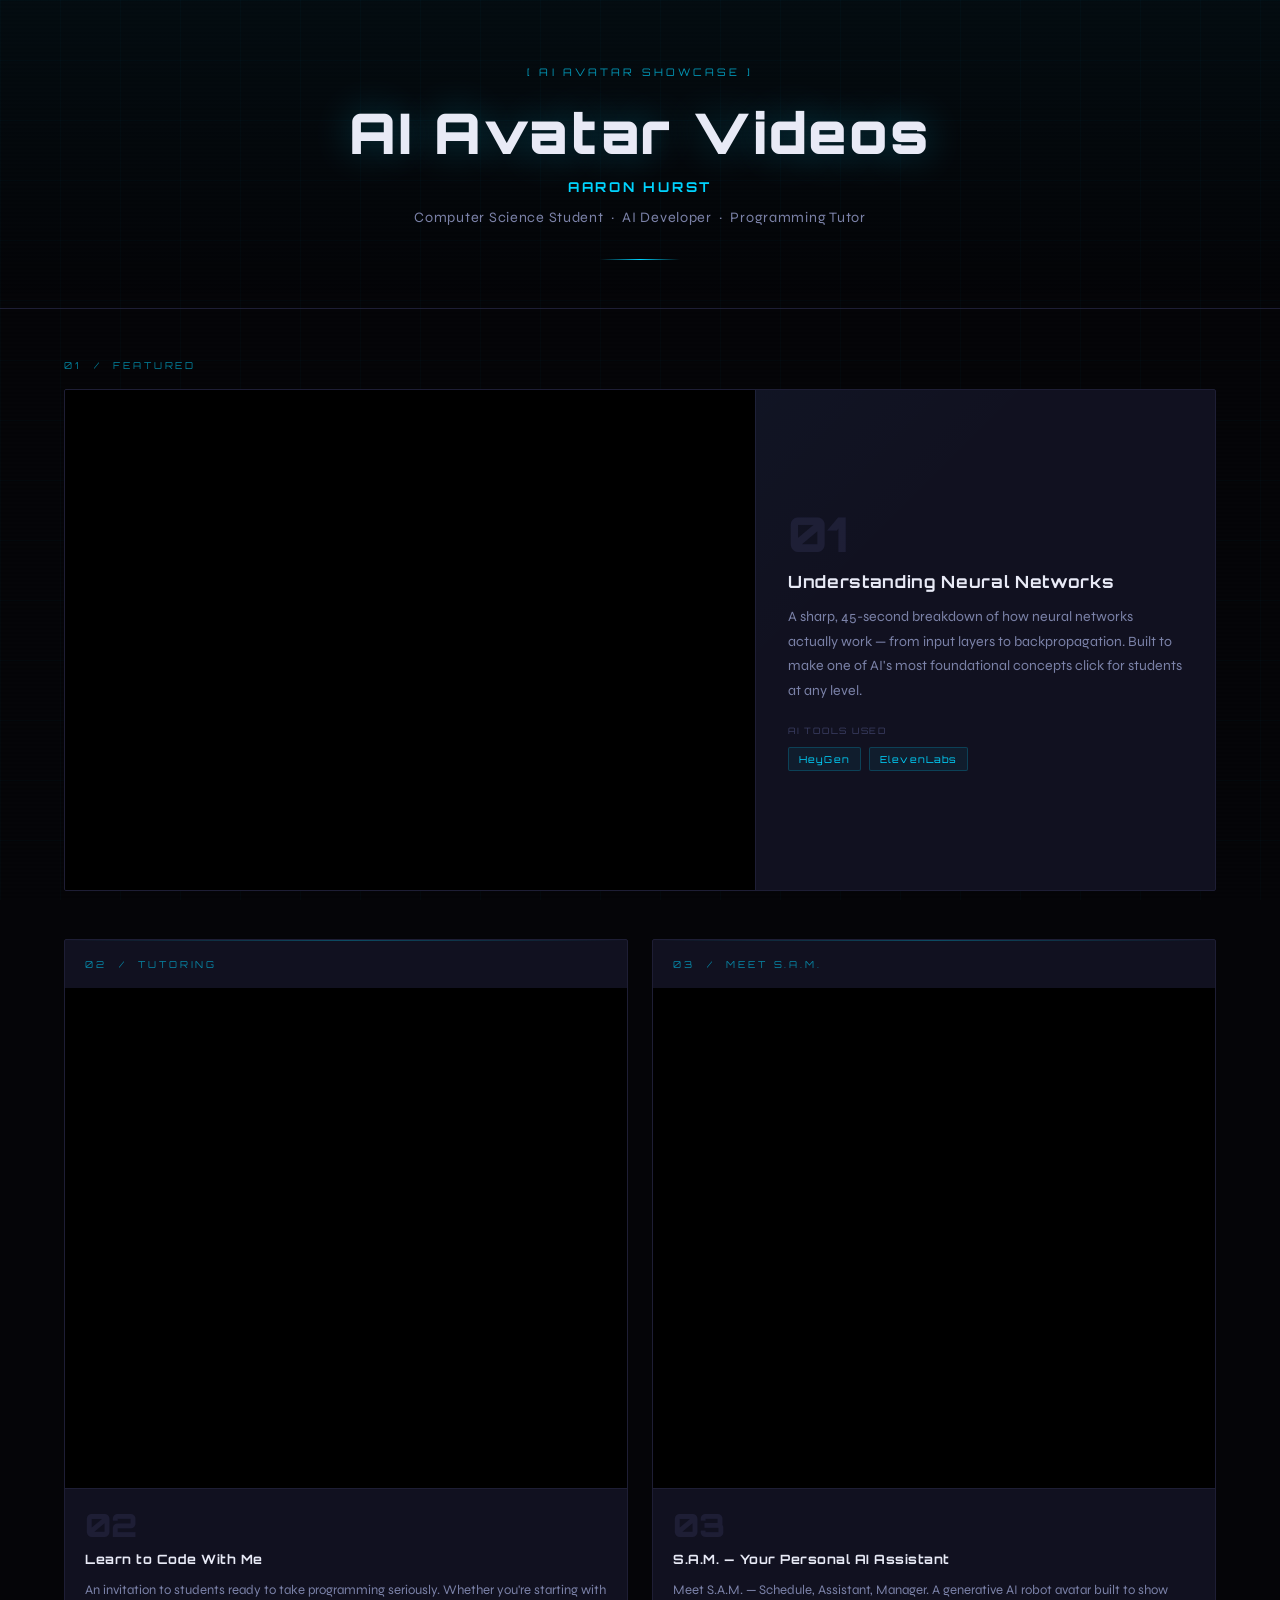
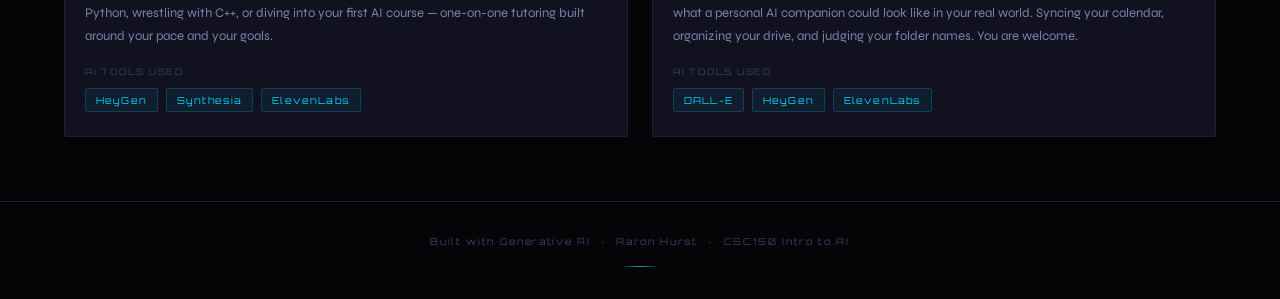
<file: 5_GeneticAlgorithms/ai-avatar-site/index.html>
<!DOCTYPE html>
<html lang="en">
<head>
  <meta charset="UTF-8" />
  <meta name="viewport" content="width=device-width, initial-scale=1.0"/>
  <title>AI Avatar Videos — Aaron Hurst</title>
  <link rel="preconnect" href="https://fonts.googleapis.com">
  <link rel="preconnect" href="https://fonts.gstatic.com" crossorigin>
  <link href="https://fonts.googleapis.com/css2?family=Orbitron:wght@400;700;900&family=Syne:wght@300;400;500&display=swap" rel="stylesheet">
  <link rel="stylesheet" href="styles.css" />
</head>
<body>

  <div class="scanlines"></div>
  <div class="grid-overlay"></div>

  <!-- HEADER -->
  <header>
    <div class="header-inner">
      <div class="header-tag">[ AI AVATAR SHOWCASE ]</div>
      <h1 class="site-title">AI Avatar Videos</h1>
      <p class="site-name">Aaron Hurst</p>
      <!-- ✏️ EDIT YOUR TAGLINE HERE -->
      <p class="site-tagline">Computer Science Student &nbsp;·&nbsp; AI Developer &nbsp;·&nbsp; Programming Tutor</p>
      <div class="header-line"></div>
    </div>
  </header>

  <!-- MAIN CONTENT -->
  <main>

    <!-- HERO VIDEO — Neural Networks -->
    <section class="hero-video-section">
      <div class="video-label">01 &nbsp;/&nbsp; FEATURED</div>
      <div class="hero-card">
        <div class="video-wrapper hero">
          <iframe
            src="https://www.youtube.com/embed/zJAZV6kZj4s"
            title="Understanding Neural Networks"
            frameborder="0"
            allow="accelerometer; autoplay; clipboard-write; encrypted-media; gyroscope; picture-in-picture; web-share"
            allowfullscreen>
          </iframe>
        </div>
        <div class="video-info hero-info">
          <div class="video-number">01</div>
          <h2 class="video-title">Understanding Neural Networks</h2>
          <p class="video-description">A sharp, 45-second breakdown of how neural networks actually work — from input layers to backpropagation. Built to make one of AI's most foundational concepts click for students at any level.</p>
          <div class="tools-row">
            <span class="tool-label">AI TOOLS USED</span>
            <span class="tool-badge">HeyGen</span>
            <span class="tool-badge">ElevenLabs</span>
          </div>
        </div>
      </div>
    </section>

    <!-- SECONDARY VIDEOS -->
    <section class="secondary-section">
      <div class="secondary-grid">

        <!-- VIDEO 2 — Programming Tutors -->
        <div class="video-card">
          <div class="video-label">02 &nbsp;/&nbsp; TUTORING</div>
          <div class="video-wrapper">
            <iframe
              src="https://www.youtube.com/embed/XAb7ihsHYXk"
              title="Learn to Code With Me"
              frameborder="0"
              allow="accelerometer; autoplay; clipboard-write; encrypted-media; gyroscope; picture-in-picture; web-share"
              allowfullscreen>
            </iframe>
          </div>
          <div class="video-info">
            <div class="video-number">02</div>
            <h2 class="video-title">Learn to Code With Me</h2>
            <p class="video-description">An invitation to students ready to take programming seriously. Whether you're starting with Python, wrestling with C++, or diving into your first AI course — one-on-one tutoring built around your pace and your goals.</p>
            <div class="tools-row">
              <span class="tool-label">AI TOOLS USED</span>
              <span class="tool-badge">HeyGen</span>
              <span class="tool-badge">Synthesia</span>
              <span class="tool-badge">ElevenLabs</span>
            </div>
          </div>
        </div>

        <!-- VIDEO 3 — SAM -->
        <div class="video-card">
          <div class="video-label">03 &nbsp;/&nbsp; MEET S.A.M.</div>
          <div class="video-wrapper">
            <iframe
              src="https://www.youtube.com/embed/Zh7dArXT8PE"
              title="Meet S.A.M. — Your Personal AI Assistant"
              frameborder="0"
              allow="accelerometer; autoplay; clipboard-write; encrypted-media; gyroscope; picture-in-picture; web-share"
              allowfullscreen>
            </iframe>
          </div>
          <div class="video-info">
            <div class="video-number">03</div>
            <h2 class="video-title">S.A.M. — Your Personal AI Assistant</h2>
            <p class="video-description">Meet S.A.M. — Schedule, Assistant, Manager. A generative AI robot avatar built to show what a personal AI companion could look like in your real world. Syncing your calendar, organizing your drive, and judging your folder names. You are welcome.</p>
            <div class="tools-row">
              <span class="tool-label">AI TOOLS USED</span>
              <span class="tool-badge">DALL-E</span>
              <span class="tool-badge">HeyGen</span>
              <span class="tool-badge">ElevenLabs</span>
            </div>
          </div>
        </div>

      </div>
    </section>

  </main>

  <!-- FOOTER -->
  <footer>
    <div class="footer-inner">
      <p class="footer-text">Built with Generative AI &nbsp;·&nbsp; Aaron Hurst &nbsp;·&nbsp; CSC150 Intro to AI</p>
      <div class="footer-line"></div>
    </div>
  </footer>

  <script src="script.js"></script>
</body>
</html>
</file>
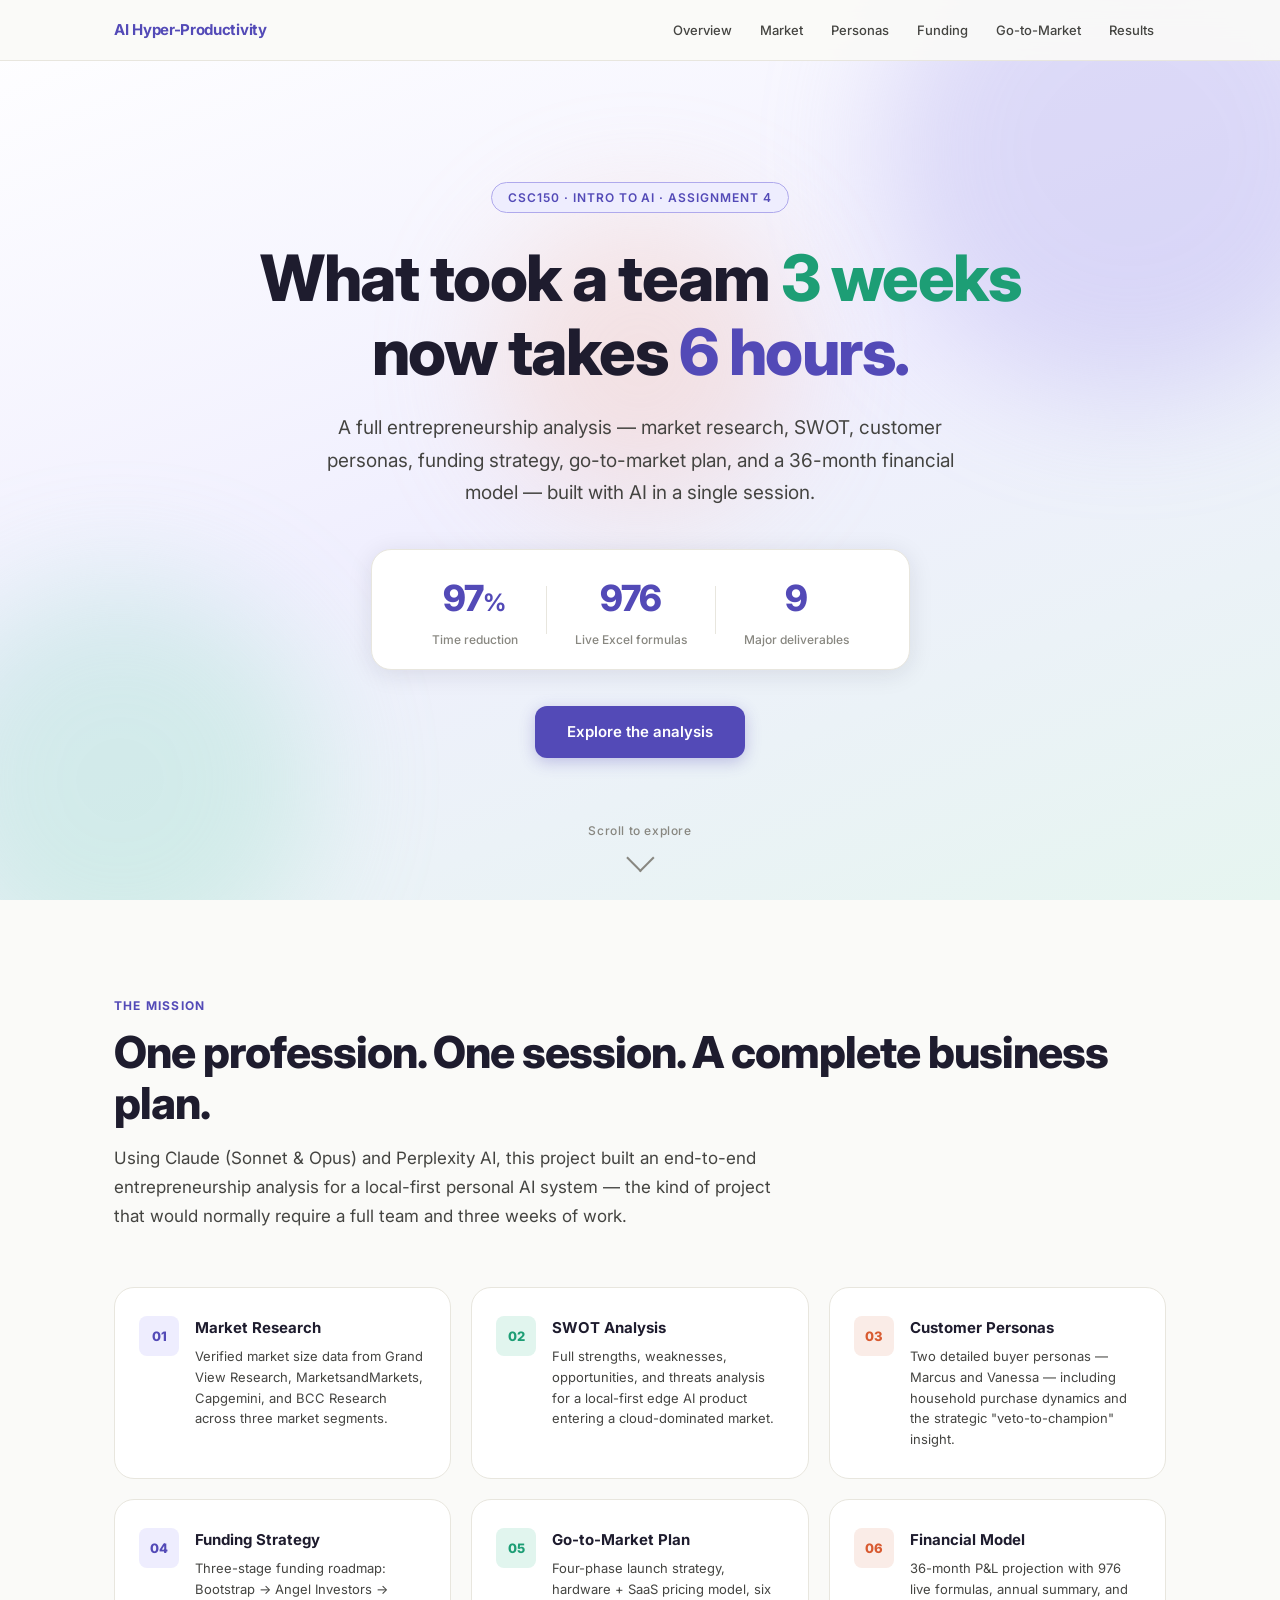
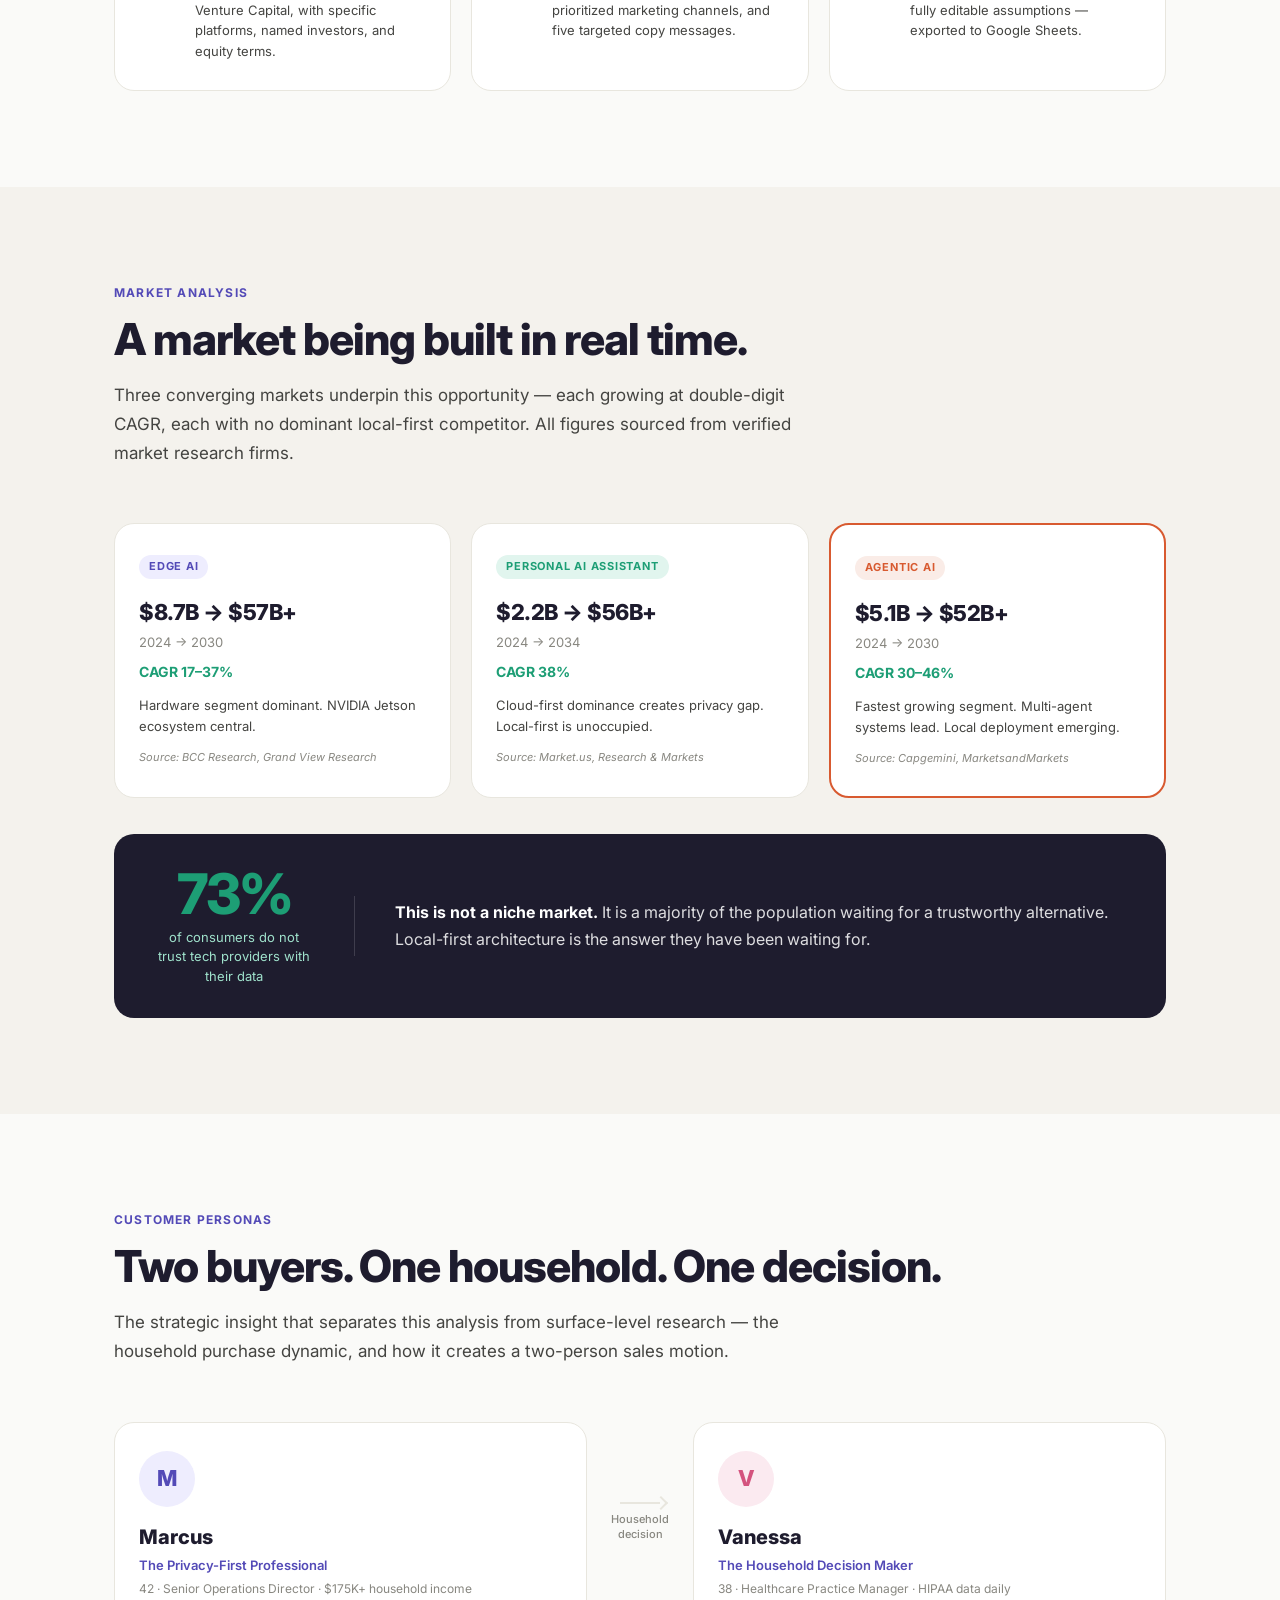
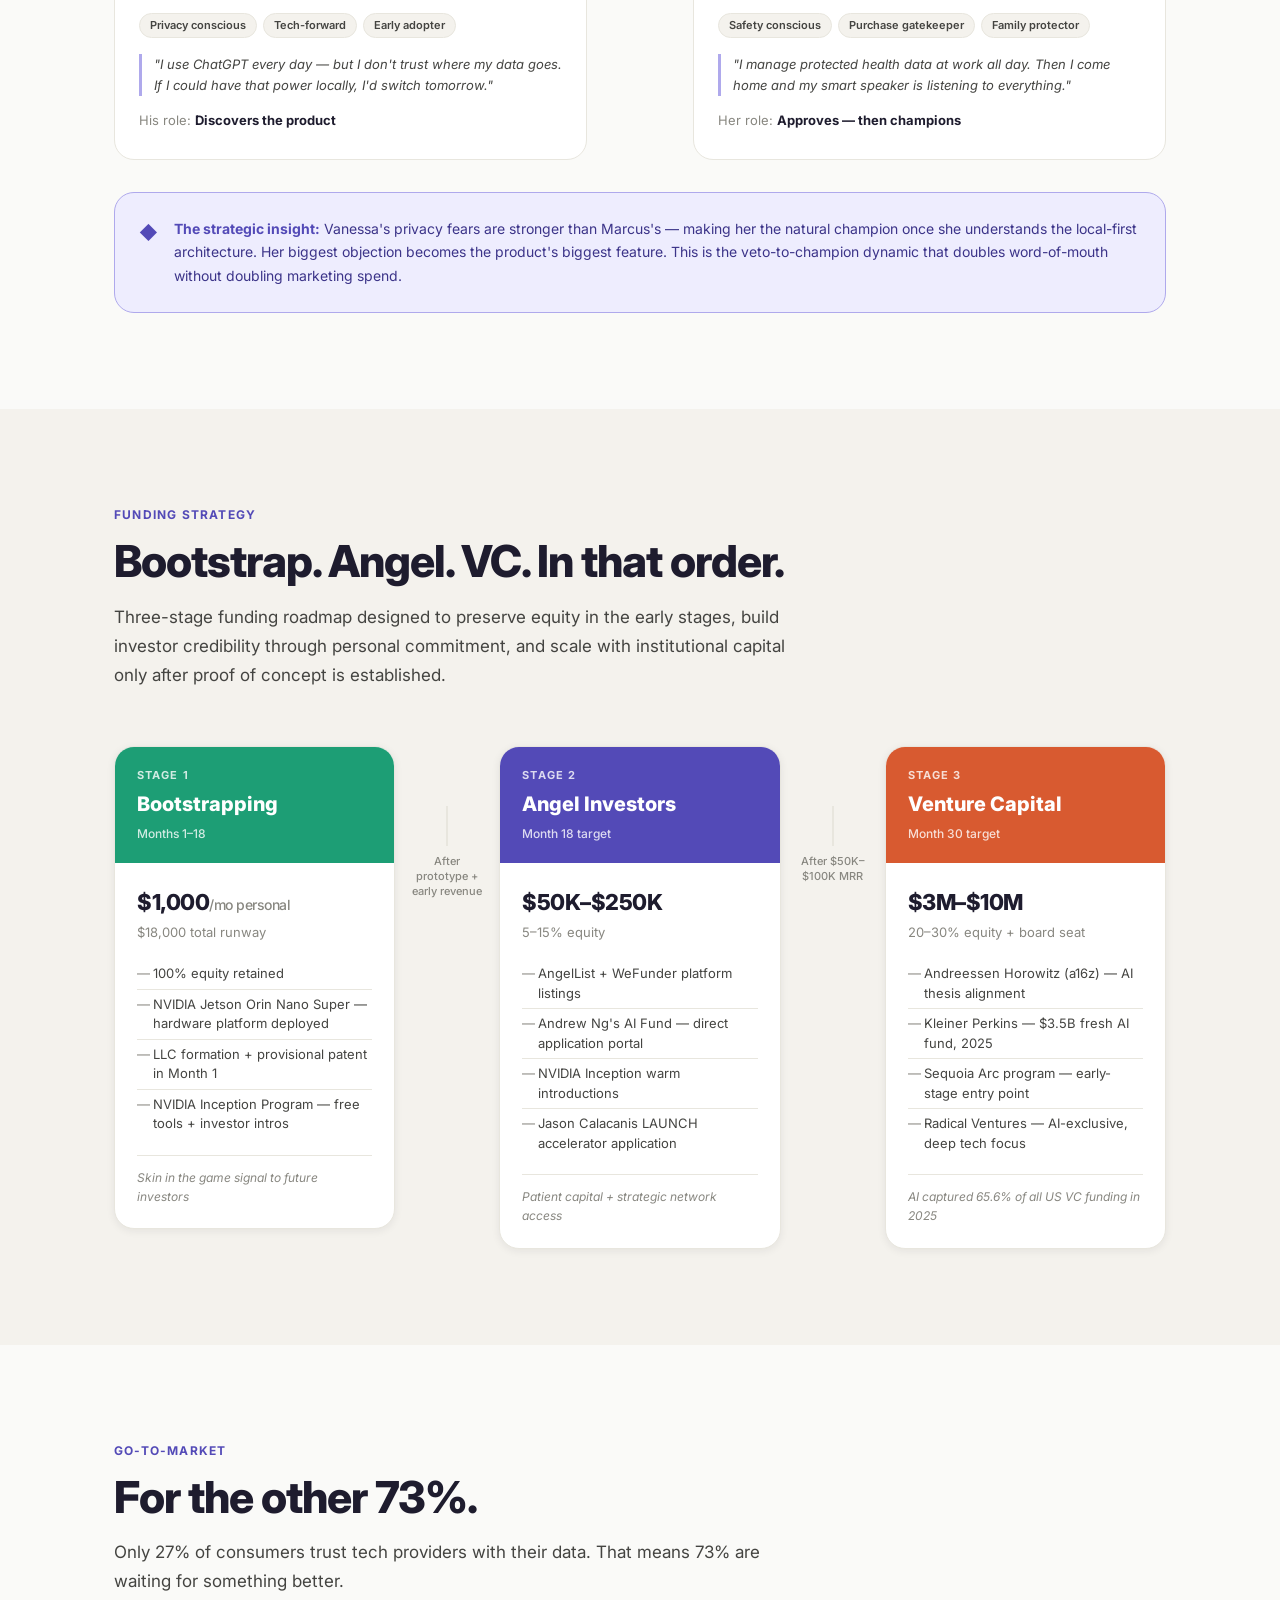
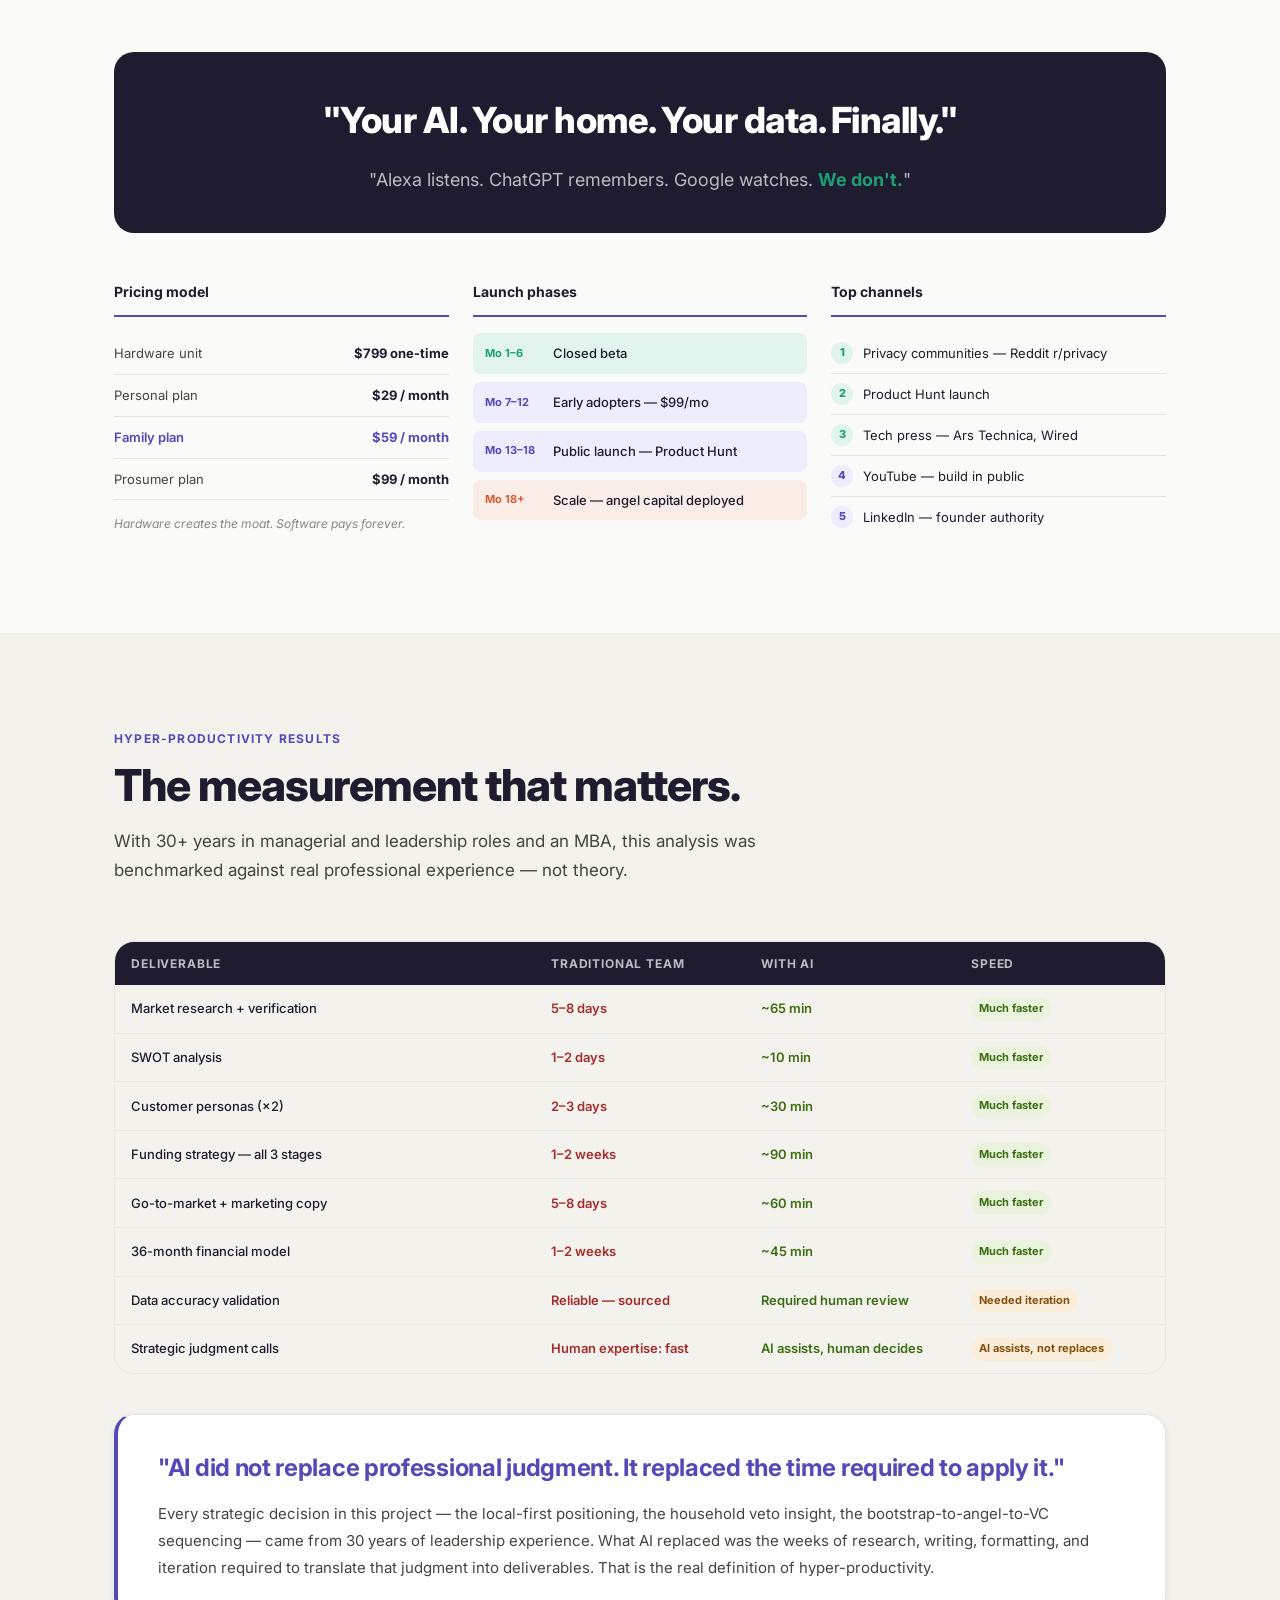
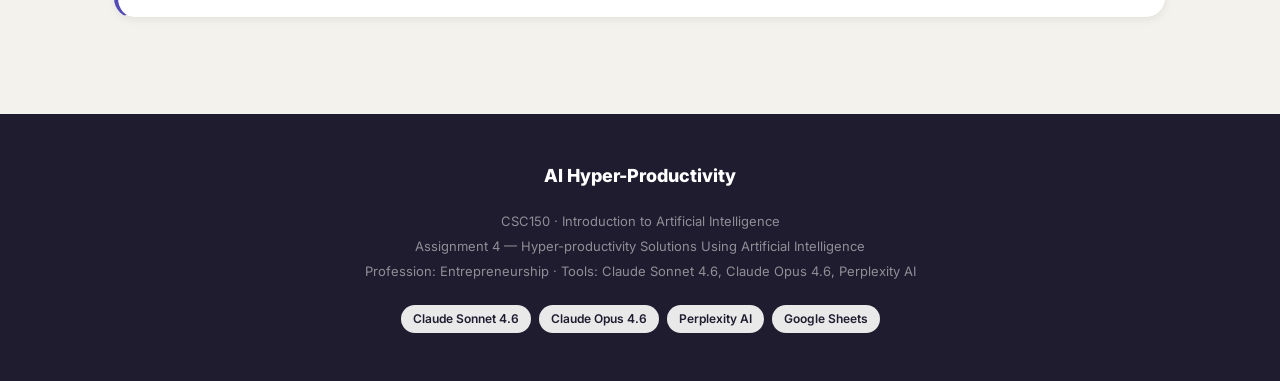
<file: 6_HyperInformationProcessing/hyperproductivity/index.html>
<!DOCTYPE html>
<html lang="en">
<head>
  <meta charset="UTF-8" />
  <meta name="viewport" content="width=device-width, initial-scale=1.0" />
  <title>AI Hyper-Productivity | CSC150 Entrepreneurship Case Study</title>
  <link rel="preconnect" href="https://fonts.googleapis.com" />
  <link href="https://fonts.googleapis.com/css2?family=Inter:wght@400;500;600;700;800&display=swap" rel="stylesheet" />
  <link rel="stylesheet" href="styles.css" />
</head>
<body>

  <!-- NAV -->
  <nav id="navbar">
    <div class="nav-inner">
      <div class="nav-brand">AI Hyper-Productivity</div>
      <ul class="nav-links">
        <li><a href="#overview">Overview</a></li>
        <li><a href="#market">Market</a></li>
        <li><a href="#personas">Personas</a></li>
        <li><a href="#funding">Funding</a></li>
        <li><a href="#gtm">Go-to-Market</a></li>
        <li><a href="#results">Results</a></li>
      </ul>
    </div>
  </nav>

  <!-- HERO -->
  <section id="hero">
    <div class="hero-bg-shapes">
      <div class="shape shape-1"></div>
      <div class="shape shape-2"></div>
      <div class="shape shape-3"></div>
    </div>
    <div class="container hero-content">
      <div class="hero-badge">CSC150 · Intro to AI · Assignment 4</div>
      <h1 class="hero-title">
        What took a team <span class="highlight-teal">3 weeks</span><br/>
        now takes <span class="highlight-purple">6 hours.</span>
      </h1>
      <p class="hero-sub">
        A full entrepreneurship analysis — market research, SWOT, customer personas,
        funding strategy, go-to-market plan, and a 36-month financial model —
        built with AI in a single session.
      </p>
      <div class="hero-stats">
        <div class="hero-stat">
          <span class="hero-stat-val" data-target="97">0</span><span class="hero-stat-unit">%</span>
          <span class="hero-stat-lbl">Time reduction</span>
        </div>
        <div class="hero-stat-divider"></div>
        <div class="hero-stat">
          <span class="hero-stat-val" data-target="976">0</span>
          <span class="hero-stat-lbl">Live Excel formulas</span>
        </div>
        <div class="hero-stat-divider"></div>
        <div class="hero-stat">
          <span class="hero-stat-val" data-target="9">0</span>
          <span class="hero-stat-lbl">Major deliverables</span>
        </div>
      </div>
      <a href="#overview" class="btn-primary">Explore the analysis</a>
    </div>
    <div class="hero-scroll-hint">
      <span>Scroll to explore</span>
      <div class="scroll-arrow"></div>
    </div>
  </section>

  <!-- OVERVIEW -->
  <section id="overview" class="section">
    <div class="container">
      <div class="section-label">The Mission</div>
      <h2 class="section-title">One profession. One session. A complete business plan.</h2>
      <p class="section-desc">
        Using Claude (Sonnet &amp; Opus) and Perplexity AI, this project built an end-to-end
        entrepreneurship analysis for a local-first personal AI system — the kind of project
        that would normally require a full team and three weeks of work.
      </p>

      <div class="deliverables-grid">
        <div class="deliverable-card fade-up">
          <div class="del-icon del-purple">01</div>
          <div class="del-body">
            <h3>Market Research</h3>
            <p>Verified market size data from Grand View Research, MarketsandMarkets, Capgemini, and BCC Research across three market segments.</p>
          </div>
        </div>
        <div class="deliverable-card fade-up">
          <div class="del-icon del-teal">02</div>
          <div class="del-body">
            <h3>SWOT Analysis</h3>
            <p>Full strengths, weaknesses, opportunities, and threats analysis for a local-first edge AI product entering a cloud-dominated market.</p>
          </div>
        </div>
        <div class="deliverable-card fade-up">
          <div class="del-icon del-coral">03</div>
          <div class="del-body">
            <h3>Customer Personas</h3>
            <p>Two detailed buyer personas — Marcus and Vanessa — including household purchase dynamics and the strategic "veto-to-champion" insight.</p>
          </div>
        </div>
        <div class="deliverable-card fade-up">
          <div class="del-icon del-purple">04</div>
          <div class="del-body">
            <h3>Funding Strategy</h3>
            <p>Three-stage funding roadmap: Bootstrap → Angel Investors → Venture Capital, with specific platforms, named investors, and equity terms.</p>
          </div>
        </div>
        <div class="deliverable-card fade-up">
          <div class="del-icon del-teal">05</div>
          <div class="del-body">
            <h3>Go-to-Market Plan</h3>
            <p>Four-phase launch strategy, hardware + SaaS pricing model, six prioritized marketing channels, and five targeted copy messages.</p>
          </div>
        </div>
        <div class="deliverable-card fade-up">
          <div class="del-icon del-coral">06</div>
          <div class="del-body">
            <h3>Financial Model</h3>
            <p>36-month P&amp;L projection with 976 live formulas, annual summary, and fully editable assumptions — exported to Google Sheets.</p>
          </div>
        </div>
      </div>
    </div>
  </section>

  <!-- MARKET -->
  <section id="market" class="section section-alt">
    <div class="container">
      <div class="section-label">Market Analysis</div>
      <h2 class="section-title">A market being built in real time.</h2>
      <p class="section-desc">
        Three converging markets underpin this opportunity — each growing at double-digit CAGR,
        each with no dominant local-first competitor. All figures sourced from verified market research firms.
      </p>

      <div class="market-cards">
        <div class="market-card fade-up">
          <div class="market-tag tag-purple">Edge AI</div>
          <div class="market-size">$8.7B → $57B+</div>
          <div class="market-period">2024 → 2030</div>
          <div class="market-cagr">CAGR 17–37%</div>
          <p class="market-note">Hardware segment dominant. NVIDIA Jetson ecosystem central.</p>
          <div class="market-source">Source: BCC Research, Grand View Research</div>
        </div>
        <div class="market-card fade-up">
          <div class="market-tag tag-teal">Personal AI Assistant</div>
          <div class="market-size">$2.2B → $56B+</div>
          <div class="market-period">2024 → 2034</div>
          <div class="market-cagr">CAGR 38%</div>
          <p class="market-note">Cloud-first dominance creates privacy gap. Local-first is unoccupied.</p>
          <div class="market-source">Source: Market.us, Research &amp; Markets</div>
        </div>
        <div class="market-card market-card-featured fade-up">
          <div class="market-tag tag-coral">Agentic AI</div>
          <div class="market-size">$5.1B → $52B+</div>
          <div class="market-period">2024 → 2030</div>
          <div class="market-cagr">CAGR 30–46%</div>
          <p class="market-note">Fastest growing segment. Multi-agent systems lead. Local deployment emerging.</p>
          <div class="market-source">Source: Capgemini, MarketsandMarkets</div>
        </div>
      </div>

      <div class="privacy-banner fade-up">
        <div class="privacy-stat">
          <span class="p-num">73%</span>
          <span class="p-lbl">of consumers do not trust tech providers with their data</span>
        </div>
        <div class="privacy-divider"></div>
        <div class="privacy-copy">
          <strong>This is not a niche market.</strong> It is a majority of the population waiting for a trustworthy alternative. Local-first architecture is the answer they have been waiting for.
        </div>
      </div>
    </div>
  </section>

  <!-- PERSONAS -->
  <section id="personas" class="section">
    <div class="container">
      <div class="section-label">Customer Personas</div>
      <h2 class="section-title">Two buyers. One household. One decision.</h2>
      <p class="section-desc">
        The strategic insight that separates this analysis from surface-level research —
        the household purchase dynamic, and how it creates a two-person sales motion.
      </p>

      <div class="personas-grid">
        <div class="persona-card fade-up">
          <div class="persona-avatar pa-blue">M</div>
          <div class="persona-info">
            <h3 class="persona-name">Marcus</h3>
            <div class="persona-role">The Privacy-First Professional</div>
            <div class="persona-detail">42 · Senior Operations Director · $175K+ household income</div>
          </div>
          <div class="persona-tags">
            <span class="ptag">Privacy conscious</span>
            <span class="ptag">Tech-forward</span>
            <span class="ptag">Early adopter</span>
          </div>
          <blockquote class="persona-quote">
            "I use ChatGPT every day — but I don't trust where my data goes. If I could have that power locally, I'd switch tomorrow."
          </blockquote>
          <div class="persona-role-label">His role: <strong>Discovers the product</strong></div>
        </div>

        <div class="persona-arrow">
          <div class="arrow-line"></div>
          <div class="arrow-label">Household<br/>decision</div>
        </div>

        <div class="persona-card fade-up">
          <div class="persona-avatar pa-pink">V</div>
          <div class="persona-info">
            <h3 class="persona-name">Vanessa</h3>
            <div class="persona-role">The Household Decision Maker</div>
            <div class="persona-detail">38 · Healthcare Practice Manager · HIPAA data daily</div>
          </div>
          <div class="persona-tags">
            <span class="ptag">Safety conscious</span>
            <span class="ptag">Purchase gatekeeper</span>
            <span class="ptag">Family protector</span>
          </div>
          <blockquote class="persona-quote">
            "I manage protected health data at work all day. Then I come home and my smart speaker is listening to everything."
          </blockquote>
          <div class="persona-role-label">Her role: <strong>Approves — then champions</strong></div>
        </div>
      </div>

      <div class="insight-callout fade-up">
        <div class="ic-icon">&#9670;</div>
        <div class="ic-text">
          <strong>The strategic insight:</strong> Vanessa's privacy fears are stronger than Marcus's — making her the natural champion once she understands the local-first architecture.
          Her biggest objection becomes the product's biggest feature. This is the veto-to-champion dynamic that doubles word-of-mouth without doubling marketing spend.
        </div>
      </div>
    </div>
  </section>

  <!-- FUNDING -->
  <section id="funding" class="section section-alt">
    <div class="container">
      <div class="section-label">Funding Strategy</div>
      <h2 class="section-title">Bootstrap. Angel. VC. In that order.</h2>
      <p class="section-desc">
        Three-stage funding roadmap designed to preserve equity in the early stages,
        build investor credibility through personal commitment, and scale with institutional
        capital only after proof of concept is established.
      </p>

      <div class="funding-timeline">
        <div class="funding-stage fade-up">
          <div class="fs-header fs-green">
            <div class="fs-num">Stage 1</div>
            <div class="fs-title">Bootstrapping</div>
            <div class="fs-timeline">Months 1–18</div>
          </div>
          <div class="fs-body">
            <div class="fs-amount">$1,000<span>/mo personal</span></div>
            <div class="fs-total">$18,000 total runway</div>
            <ul class="fs-list">
              <li>100% equity retained</li>
              <li>NVIDIA Jetson Orin Nano Super — hardware platform deployed</li>
              <li>LLC formation + provisional patent in Month 1</li>
              <li>NVIDIA Inception Program — free tools + investor intros</li>
            </ul>
            <div class="fs-signal">Skin in the game signal to future investors</div>
          </div>
        </div>

        <div class="funding-connector">
          <div class="fc-line"></div>
          <div class="fc-label">After prototype + early revenue</div>
        </div>

        <div class="funding-stage fade-up">
          <div class="fs-header fs-purple">
            <div class="fs-num">Stage 2</div>
            <div class="fs-title">Angel Investors</div>
            <div class="fs-timeline">Month 18 target</div>
          </div>
          <div class="fs-body">
            <div class="fs-amount">$50K–$250K</div>
            <div class="fs-total">5–15% equity</div>
            <ul class="fs-list">
              <li>AngelList + WeFunder platform listings</li>
              <li>Andrew Ng's AI Fund — direct application portal</li>
              <li>NVIDIA Inception warm introductions</li>
              <li>Jason Calacanis LAUNCH accelerator application</li>
            </ul>
            <div class="fs-signal">Patient capital + strategic network access</div>
          </div>
        </div>

        <div class="funding-connector">
          <div class="fc-line"></div>
          <div class="fc-label">After $50K–$100K MRR</div>
        </div>

        <div class="funding-stage fade-up">
          <div class="fs-header fs-coral">
            <div class="fs-num">Stage 3</div>
            <div class="fs-title">Venture Capital</div>
            <div class="fs-timeline">Month 30 target</div>
          </div>
          <div class="fs-body">
            <div class="fs-amount">$3M–$10M</div>
            <div class="fs-total">20–30% equity + board seat</div>
            <ul class="fs-list">
              <li>Andreessen Horowitz (a16z) — AI thesis alignment</li>
              <li>Kleiner Perkins — $3.5B fresh AI fund, 2025</li>
              <li>Sequoia Arc program — early-stage entry point</li>
              <li>Radical Ventures — AI-exclusive, deep tech focus</li>
            </ul>
            <div class="fs-signal">AI captured 65.6% of all US VC funding in 2025</div>
          </div>
        </div>
      </div>
    </div>
  </section>

  <!-- GTM -->
  <section id="gtm" class="section">
    <div class="container">
      <div class="section-label">Go-to-Market</div>
      <h2 class="section-title">For the other 73%.</h2>
      <p class="section-desc">
        Only 27% of consumers trust tech providers with their data.
        That means 73% are waiting for something better.
      </p>

      <div class="copy-showcase fade-up">
        <div class="copy-main">"Your AI. Your home. Your data. Finally."</div>
        <div class="copy-vs">"Alexa listens. ChatGPT remembers. Google watches. <strong>We don't.</strong>"</div>
      </div>

      <div class="gtm-grid">
        <div class="gtm-col">
          <h3 class="gtm-col-title">Pricing model</h3>
          <div class="price-row">
            <span class="price-plan">Hardware unit</span>
            <span class="price-val">$799 one-time</span>
          </div>
          <div class="price-row">
            <span class="price-plan">Personal plan</span>
            <span class="price-val">$29 / month</span>
          </div>
          <div class="price-row price-featured">
            <span class="price-plan">Family plan</span>
            <span class="price-val">$59 / month</span>
          </div>
          <div class="price-row">
            <span class="price-plan">Prosumer plan</span>
            <span class="price-val">$99 / month</span>
          </div>
          <div class="price-note">Hardware creates the moat. Software pays forever.</div>
        </div>

        <div class="gtm-col">
          <h3 class="gtm-col-title">Launch phases</h3>
          <div class="launch-phase lp-green">
            <span class="lp-mo">Mo 1–6</span>
            <span class="lp-label">Closed beta</span>
          </div>
          <div class="launch-phase lp-blue">
            <span class="lp-mo">Mo 7–12</span>
            <span class="lp-label">Early adopters — $99/mo</span>
          </div>
          <div class="launch-phase lp-purple">
            <span class="lp-mo">Mo 13–18</span>
            <span class="lp-label">Public launch — Product Hunt</span>
          </div>
          <div class="launch-phase lp-coral">
            <span class="lp-mo">Mo 18+</span>
            <span class="lp-label">Scale — angel capital deployed</span>
          </div>
        </div>

        <div class="gtm-col">
          <h3 class="gtm-col-title">Top channels</h3>
          <div class="channel-item">
            <span class="ch-rank rank-high">1</span>
            <span class="ch-name">Privacy communities — Reddit r/privacy</span>
          </div>
          <div class="channel-item">
            <span class="ch-rank rank-high">2</span>
            <span class="ch-name">Product Hunt launch</span>
          </div>
          <div class="channel-item">
            <span class="ch-rank rank-high">3</span>
            <span class="ch-name">Tech press — Ars Technica, Wired</span>
          </div>
          <div class="channel-item">
            <span class="ch-rank rank-med">4</span>
            <span class="ch-name">YouTube — build in public</span>
          </div>
          <div class="channel-item">
            <span class="ch-rank rank-med">5</span>
            <span class="ch-name">LinkedIn — founder authority</span>
          </div>
        </div>
      </div>
    </div>
  </section>

  <!-- RESULTS / EVALUATION -->
  <section id="results" class="section section-alt">
    <div class="container">
      <div class="section-label">Hyper-Productivity Results</div>
      <h2 class="section-title">The measurement that matters.</h2>
      <p class="section-desc">
        With 30+ years in managerial and leadership roles and an MBA, this analysis
        was benchmarked against real professional experience — not theory.
      </p>

      <div class="comparison-table fade-up">
        <div class="comp-header">
          <div class="comp-cell comp-label-cell">Deliverable</div>
          <div class="comp-cell comp-trad">Traditional team</div>
          <div class="comp-cell comp-ai">With AI</div>
          <div class="comp-cell comp-speed">Speed</div>
        </div>
        <div class="comp-row">
          <div class="comp-cell comp-label">Market research + verification</div>
          <div class="comp-cell comp-trad-val">5–8 days</div>
          <div class="comp-cell comp-ai-val">~65 min</div>
          <div class="comp-cell"><span class="speed-pill sp-green">Much faster</span></div>
        </div>
        <div class="comp-row comp-alt">
          <div class="comp-cell comp-label">SWOT analysis</div>
          <div class="comp-cell comp-trad-val">1–2 days</div>
          <div class="comp-cell comp-ai-val">~10 min</div>
          <div class="comp-cell"><span class="speed-pill sp-green">Much faster</span></div>
        </div>
        <div class="comp-row">
          <div class="comp-cell comp-label">Customer personas (×2)</div>
          <div class="comp-cell comp-trad-val">2–3 days</div>
          <div class="comp-cell comp-ai-val">~30 min</div>
          <div class="comp-cell"><span class="speed-pill sp-green">Much faster</span></div>
        </div>
        <div class="comp-row comp-alt">
          <div class="comp-cell comp-label">Funding strategy — all 3 stages</div>
          <div class="comp-cell comp-trad-val">1–2 weeks</div>
          <div class="comp-cell comp-ai-val">~90 min</div>
          <div class="comp-cell"><span class="speed-pill sp-green">Much faster</span></div>
        </div>
        <div class="comp-row">
          <div class="comp-cell comp-label">Go-to-market + marketing copy</div>
          <div class="comp-cell comp-trad-val">5–8 days</div>
          <div class="comp-cell comp-ai-val">~60 min</div>
          <div class="comp-cell"><span class="speed-pill sp-green">Much faster</span></div>
        </div>
        <div class="comp-row comp-alt">
          <div class="comp-cell comp-label">36-month financial model</div>
          <div class="comp-cell comp-trad-val">1–2 weeks</div>
          <div class="comp-cell comp-ai-val">~45 min</div>
          <div class="comp-cell"><span class="speed-pill sp-green">Much faster</span></div>
        </div>
        <div class="comp-row">
          <div class="comp-cell comp-label">Data accuracy validation</div>
          <div class="comp-cell comp-trad-val">Reliable — sourced</div>
          <div class="comp-cell comp-ai-val">Required human review</div>
          <div class="comp-cell"><span class="speed-pill sp-amber">Needed iteration</span></div>
        </div>
        <div class="comp-row comp-alt">
          <div class="comp-cell comp-label">Strategic judgment calls</div>
          <div class="comp-cell comp-trad-val">Human expertise: fast</div>
          <div class="comp-cell comp-ai-val">AI assists, human decides</div>
          <div class="comp-cell"><span class="speed-pill sp-amber">AI assists, not replaces</span></div>
        </div>
      </div>

      <div class="verdict-card fade-up">
        <div class="verdict-quote">
          "AI did not replace professional judgment. It replaced the time required to apply it."
        </div>
        <div class="verdict-body">
          Every strategic decision in this project — the local-first positioning, the household veto insight,
          the bootstrap-to-angel-to-VC sequencing — came from 30 years of leadership experience.
          What AI replaced was the weeks of research, writing, formatting, and iteration required
          to translate that judgment into deliverables. That is the real definition of hyper-productivity.
        </div>
      </div>
    </div>
  </section>

  <!-- FOOTER -->
  <footer id="footer">
    <div class="container footer-inner">
      <div class="footer-brand">AI Hyper-Productivity</div>
      <div class="footer-meta">
        <p>CSC150 · Introduction to Artificial Intelligence</p>
        <p>Assignment 4 — Hyper-productivity Solutions Using Artificial Intelligence</p>
        <p>Profession: Entrepreneurship · Tools: Claude Sonnet 4.6, Claude Opus 4.6, Perplexity AI</p>
      </div>
      <div class="footer-tools">
        <span class="tool-badge">Claude Sonnet 4.6</span>
        <span class="tool-badge">Claude Opus 4.6</span>
        <span class="tool-badge">Perplexity AI</span>
        <span class="tool-badge">Google Sheets</span>
      </div>
    </div>
  </footer>

  <script src="script.js"></script>
</body>
</html>
</file>
<file: 5_GeneticAlgorithms/ai-avatar-site/styles.css>
/* ============================================================
   AI AVATAR VIDEOS — Aaron Hurst
   Dark Tech Theme · Blue/Cyan Accents · Orbitron + Syne
   ============================================================ */

:root {
  --black:        #050508;
  --black-2:      #0a0a12;
  --black-3:      #0f0f1a;
  --panel:        #111120;
  --panel-border: #1e1e35;
  --cyan:         #00d4ff;
  --cyan-dim:     #00a8cc;
  --cyan-glow:    rgba(0, 212, 255, 0.15);
  --cyan-subtle:  rgba(0, 212, 255, 0.06);
  --blue:         #0066ff;
  --blue-dim:     rgba(0, 102, 255, 0.12);
  --text-primary: #e8eaf6;
  --text-secondary: #7b82a8;
  --text-muted:   #3d4166;
  --font-display: 'Orbitron', monospace;
  --font-body:    'Syne', sans-serif;
}

*, *::before, *::after { box-sizing: border-box; margin: 0; padding: 0; }

html { scroll-behavior: smooth; }

body {
  background-color: var(--black);
  color: var(--text-primary);
  font-family: var(--font-body);
  font-size: 16px;
  line-height: 1.7;
  min-height: 100vh;
  overflow-x: hidden;
  position: relative;
}

/* ── ATMOSPHERE EFFECTS ── */

.scanlines {
  position: fixed;
  inset: 0;
  background: repeating-linear-gradient(
    0deg,
    transparent,
    transparent 2px,
    rgba(0, 0, 0, 0.08) 2px,
    rgba(0, 0, 0, 0.08) 4px
  );
  pointer-events: none;
  z-index: 0;
}

.grid-overlay {
  position: fixed;
  inset: 0;
  background-image:
    linear-gradient(rgba(0, 212, 255, 0.025) 1px, transparent 1px),
    linear-gradient(90deg, rgba(0, 212, 255, 0.025) 1px, transparent 1px);
  background-size: 60px 60px;
  pointer-events: none;
  z-index: 0;
}

/* ── HEADER ── */

header {
  position: relative;
  z-index: 10;
  padding: 4rem 2rem 3rem;
  text-align: center;
  border-bottom: 1px solid var(--panel-border);
  background: linear-gradient(180deg, rgba(0,212,255,0.04) 0%, transparent 100%);
}

.header-inner { max-width: 860px; margin: 0 auto; }

.header-tag {
  font-family: var(--font-display);
  font-size: 0.65rem;
  letter-spacing: 0.3em;
  color: var(--cyan);
  margin-bottom: 1.25rem;
  opacity: 0.7;
}

.site-title {
  font-family: var(--font-display);
  font-size: clamp(2rem, 6vw, 3.5rem);
  font-weight: 900;
  letter-spacing: 0.05em;
  color: var(--text-primary);
  text-shadow: 0 0 40px rgba(0, 212, 255, 0.3);
  line-height: 1.1;
  margin-bottom: 0.75rem;
}

.site-title span {
  color: var(--cyan);
}

.site-name {
  font-family: var(--font-display);
  font-size: 0.85rem;
  font-weight: 700;
  letter-spacing: 0.2em;
  color: var(--cyan);
  margin-bottom: 0.5rem;
  text-transform: uppercase;
}

.site-tagline {
  font-family: var(--font-body);
  font-size: 0.9rem;
  color: var(--text-secondary);
  letter-spacing: 0.05em;
  font-weight: 300;
}

.header-line {
  width: 80px;
  height: 1px;
  background: linear-gradient(90deg, transparent, var(--cyan), transparent);
  margin: 1.75rem auto 0;
}

/* ── MAIN LAYOUT ── */

main {
  position: relative;
  z-index: 10;
  max-width: 1200px;
  margin: 0 auto;
  padding: 3rem 1.5rem 4rem;
}

/* ── VIDEO LABEL ── */

.video-label {
  font-family: var(--font-display);
  font-size: 0.6rem;
  letter-spacing: 0.3em;
  color: var(--cyan);
  margin-bottom: 1rem;
  opacity: 0.6;
}

/* ── HERO SECTION ── */

.hero-video-section {
  margin-bottom: 3rem;
}

.hero-card {
  display: grid;
  grid-template-columns: 1fr;
  gap: 0;
  background: var(--panel);
  border: 1px solid var(--panel-border);
  border-radius: 2px;
  overflow: hidden;
  position: relative;
  transition: border-color 0.3s ease;
}

.hero-card::before {
  content: '';
  position: absolute;
  inset: 0;
  border-radius: 2px;
  background: linear-gradient(135deg, var(--cyan-subtle), transparent 60%);
  pointer-events: none;
}

.hero-card:hover {
  border-color: rgba(0, 212, 255, 0.35);
}

@media (min-width: 800px) {
  .hero-card {
    grid-template-columns: 1.5fr 1fr;
  }
}

/* ── VIDEO WRAPPER & PLAYER ── */

.video-wrapper {
  position: relative;
  background: #000;
  aspect-ratio: 9 / 16;
  max-height: 500px;
  width: 100%;
  overflow: hidden;
}

.video-wrapper.hero {
  aspect-ratio: 9 / 16;
  max-height: 500px;
}

.video-wrapper iframe {
  position: absolute;
  inset: 0;
  width: 100%;
  height: 100%;
  border: none;
  display: block;
}

/* ── VIDEO INFO PANEL ── */

.video-info {
  padding: 2rem 1.75rem;
  display: flex;
  flex-direction: column;
  justify-content: center;
  gap: 0.75rem;
  border-top: 1px solid var(--panel-border);
}

@media (min-width: 800px) {
  .video-info {
    border-top: none;
    border-left: 1px solid var(--panel-border);
  }
}

.hero-info {
  padding: 2.25rem 2rem;
}

.video-number {
  font-family: var(--font-display);
  font-size: 3rem;
  font-weight: 900;
  color: var(--panel-border);
  line-height: 1;
  letter-spacing: -0.02em;
}

.video-title {
  font-family: var(--font-display);
  font-size: clamp(0.85rem, 2vw, 1.05rem);
  font-weight: 700;
  letter-spacing: 0.04em;
  color: var(--text-primary);
  line-height: 1.4;
}

.video-description {
  font-family: var(--font-body);
  font-size: 0.88rem;
  color: var(--text-secondary);
  line-height: 1.75;
  font-weight: 300;
}

/* ── TOOL BADGES ── */

.tools-row {
  display: flex;
  flex-wrap: wrap;
  align-items: center;
  gap: 0.5rem;
  margin-top: 0.5rem;
}

.tool-label {
  font-family: var(--font-display);
  font-size: 0.55rem;
  letter-spacing: 0.2em;
  color: var(--text-muted);
  width: 100%;
}

.tool-badge {
  font-family: var(--font-display);
  font-size: 0.6rem;
  letter-spacing: 0.12em;
  color: var(--cyan);
  background: var(--cyan-subtle);
  border: 1px solid rgba(0, 212, 255, 0.2);
  border-radius: 2px;
  padding: 3px 10px;
  transition: all 0.2s ease;
}

.tool-badge:hover {
  background: rgba(0, 212, 255, 0.12);
  border-color: rgba(0, 212, 255, 0.4);
}

/* ── SECONDARY GRID ── */

.secondary-section { }

.secondary-grid {
  display: grid;
  grid-template-columns: 1fr;
  gap: 1.5rem;
}

@media (min-width: 700px) {
  .secondary-grid {
    grid-template-columns: 1fr 1fr;
  }
}

.video-card {
  background: var(--panel);
  border: 1px solid var(--panel-border);
  border-radius: 2px;
  overflow: hidden;
  transition: border-color 0.3s ease, transform 0.3s ease;
  position: relative;
}

.video-card::before {
  content: '';
  position: absolute;
  top: 0; left: 0; right: 0;
  height: 1px;
  background: linear-gradient(90deg, transparent, rgba(0,212,255,0.3), transparent);
  pointer-events: none;
}

.video-card:hover {
  border-color: rgba(0, 212, 255, 0.3);
  transform: translateY(-2px);
}

.video-card .video-label {
  padding: 1rem 1.25rem 0;
}

.video-card .video-info {
  border-top: 1px solid var(--panel-border);
  border-left: none;
  padding: 1.25rem 1.25rem 1.5rem;
  gap: 0.6rem;
}

.video-card .video-number {
  font-size: 2rem;
}

.video-card .video-title {
  font-size: 0.8rem;
}

.video-card .video-description {
  font-size: 0.82rem;
}

/* ── FOOTER ── */

footer {
  position: relative;
  z-index: 10;
  text-align: center;
  padding: 2rem;
  border-top: 1px solid var(--panel-border);
}

.footer-line {
  width: 40px;
  height: 1px;
  background: linear-gradient(90deg, transparent, var(--cyan-dim), transparent);
  margin: 1rem auto 0;
}

.footer-text {
  font-family: var(--font-display);
  font-size: 0.58rem;
  letter-spacing: 0.18em;
  color: var(--text-muted);
}

/* ── SCROLLBAR ── */

::-webkit-scrollbar { width: 6px; }
::-webkit-scrollbar-track { background: var(--black); }
::-webkit-scrollbar-thumb { background: var(--panel-border); border-radius: 3px; }
::-webkit-scrollbar-thumb:hover { background: var(--cyan-dim); }

/* ── PAGE LOAD ANIMATION ── */

@keyframes fadeUp {
  from { opacity: 0; transform: translateY(24px); }
  to   { opacity: 1; transform: translateY(0); }
}

header        { animation: fadeUp 0.7s ease both; }
.hero-video-section { animation: fadeUp 0.7s ease 0.15s both; }
.video-card:nth-child(1) { animation: fadeUp 0.7s ease 0.25s both; }
.video-card:nth-child(2) { animation: fadeUp 0.7s ease 0.35s both; }
</file>
<file: 6_HyperInformationProcessing/hyperproductivity/styles.css>
/* ── RESET & BASE ── */
*, *::before, *::after { box-sizing: border-box; margin: 0; padding: 0; }

:root {
  --purple:      #534AB7;
  --purple-light:#EEEDFE;
  --purple-mid:  #AFA9EC;
  --teal:        #1D9E75;
  --teal-light:  #E1F5EE;
  --coral:       #D85A30;
  --coral-light: #FAECE7;
  --ink:         #1E1C2E;
  --ink-mid:     #444441;
  --ink-soft:    #888780;
  --border:      #E8E6DE;
  --bg:          #FAFAF8;
  --bg-alt:      #F4F2ED;
  --white:       #FFFFFF;
  --radius-sm:   8px;
  --radius-md:   12px;
  --radius-lg:   20px;
  --shadow-sm:   0 2px 8px rgba(30,28,46,0.07);
  --shadow-md:   0 4px 24px rgba(30,28,46,0.10);
  --shadow-lg:   0 8px 48px rgba(30,28,46,0.13);
  --transition:  0.3s ease;
}

html { scroll-behavior: smooth; }

body {
  font-family: 'Inter', system-ui, -apple-system, sans-serif;
  background: var(--bg);
  color: var(--ink);
  line-height: 1.6;
  overflow-x: hidden;
}

.container {
  max-width: 1100px;
  margin: 0 auto;
  padding: 0 24px;
}

/* ── NAVBAR ── */
#navbar {
  position: fixed;
  top: 0; left: 0; right: 0;
  z-index: 100;
  background: rgba(250,250,248,0.92);
  backdrop-filter: blur(12px);
  border-bottom: 1px solid var(--border);
  transition: box-shadow var(--transition);
}
#navbar.scrolled { box-shadow: var(--shadow-sm); }

.nav-inner {
  max-width: 1100px;
  margin: 0 auto;
  padding: 0 24px;
  height: 60px;
  display: flex;
  align-items: center;
  justify-content: space-between;
}

.nav-brand {
  font-size: 15px;
  font-weight: 700;
  color: var(--purple);
  letter-spacing: -0.3px;
}

.nav-links {
  display: flex;
  list-style: none;
  gap: 4px;
}
.nav-links a {
  text-decoration: none;
  font-size: 13px;
  font-weight: 500;
  color: var(--ink-mid);
  padding: 6px 12px;
  border-radius: var(--radius-sm);
  transition: color var(--transition), background var(--transition);
}
.nav-links a:hover {
  color: var(--purple);
  background: var(--purple-light);
}

/* ── HERO ── */
#hero {
  min-height: 100vh;
  display: flex;
  flex-direction: column;
  align-items: center;
  justify-content: center;
  position: relative;
  overflow: hidden;
  padding: 100px 0 60px;
  background: linear-gradient(160deg, #FFFFFF 0%, #F0EFFE 50%, #E6F5F0 100%);
}

.hero-bg-shapes { position: absolute; inset: 0; pointer-events: none; }
.shape {
  position: absolute;
  border-radius: 50%;
  filter: blur(60px);
  opacity: 0.35;
}
.shape-1 {
  width: 500px; height: 500px;
  background: var(--purple-mid);
  top: -100px; right: -100px;
}
.shape-2 {
  width: 400px; height: 400px;
  background: #9FE1CB;
  bottom: -80px; left: -80px;
}
.shape-3 {
  width: 300px; height: 300px;
  background: #F5C4B3;
  top: 40%; left: 50%;
  transform: translate(-50%, -50%);
}

.hero-content {
  position: relative;
  z-index: 1;
  text-align: center;
}

.hero-badge {
  display: inline-block;
  font-size: 12px;
  font-weight: 600;
  letter-spacing: 0.08em;
  text-transform: uppercase;
  color: var(--purple);
  background: var(--purple-light);
  border: 1px solid var(--purple-mid);
  border-radius: 20px;
  padding: 5px 16px;
  margin-bottom: 28px;
}

.hero-title {
  font-size: clamp(36px, 5vw, 64px);
  font-weight: 800;
  line-height: 1.15;
  letter-spacing: -1.5px;
  color: var(--ink);
  margin-bottom: 24px;
}
.highlight-teal { color: var(--teal); }
.highlight-purple { color: var(--purple); }

.hero-sub {
  font-size: clamp(16px, 2vw, 19px);
  color: var(--ink-mid);
  max-width: 640px;
  margin: 0 auto 40px;
  line-height: 1.7;
}

.hero-stats {
  display: flex;
  align-items: center;
  justify-content: center;
  gap: 0;
  background: var(--white);
  border: 1px solid var(--border);
  border-radius: var(--radius-lg);
  padding: 20px 32px;
  box-shadow: var(--shadow-md);
  margin-bottom: 36px;
  width: fit-content;
  margin-left: auto;
  margin-right: auto;
}

.hero-stat { text-align: center; padding: 0 28px; }
.hero-stat-val {
  font-size: 36px;
  font-weight: 800;
  color: var(--purple);
  letter-spacing: -1px;
}
.hero-stat-unit {
  font-size: 24px;
  font-weight: 700;
  color: var(--purple);
}
.hero-stat-lbl {
  display: block;
  font-size: 12px;
  color: var(--ink-soft);
  margin-top: 2px;
  font-weight: 500;
}

.hero-stat-divider {
  width: 1px;
  height: 48px;
  background: var(--border);
  flex-shrink: 0;
}

.btn-primary {
  display: inline-block;
  background: var(--purple);
  color: var(--white);
  font-size: 15px;
  font-weight: 600;
  padding: 14px 32px;
  border-radius: var(--radius-md);
  text-decoration: none;
  transition: background var(--transition), transform var(--transition), box-shadow var(--transition);
  box-shadow: 0 4px 16px rgba(83,74,183,0.3);
}
.btn-primary:hover {
  background: #453DA3;
  transform: translateY(-2px);
  box-shadow: 0 8px 24px rgba(83,74,183,0.35);
}

.hero-scroll-hint {
  position: absolute;
  bottom: 32px;
  left: 50%;
  transform: translateX(-50%);
  display: flex;
  flex-direction: column;
  align-items: center;
  gap: 8px;
  color: var(--ink-soft);
  font-size: 12px;
  font-weight: 500;
  letter-spacing: 0.05em;
}
.scroll-arrow {
  width: 20px; height: 20px;
  border-right: 2px solid var(--ink-soft);
  border-bottom: 2px solid var(--ink-soft);
  transform: rotate(45deg);
  animation: bounce 1.6s ease-in-out infinite;
}
@keyframes bounce {
  0%, 100% { transform: rotate(45deg) translateY(0); }
  50% { transform: rotate(45deg) translateY(4px); }
}

/* ── SECTIONS ── */
.section { padding: 96px 0; }
.section-alt { background: var(--bg-alt); }

.section-label {
  font-size: 12px;
  font-weight: 700;
  letter-spacing: 0.1em;
  text-transform: uppercase;
  color: var(--purple);
  margin-bottom: 12px;
}

.section-title {
  font-size: clamp(28px, 3.5vw, 44px);
  font-weight: 800;
  letter-spacing: -1px;
  line-height: 1.15;
  color: var(--ink);
  margin-bottom: 16px;
}

.section-desc {
  font-size: 17px;
  color: var(--ink-mid);
  max-width: 680px;
  line-height: 1.7;
  margin-bottom: 56px;
}

/* ── DELIVERABLES GRID ── */
.deliverables-grid {
  display: grid;
  grid-template-columns: repeat(3, 1fr);
  gap: 20px;
}

.deliverable-card {
  background: var(--white);
  border: 1px solid var(--border);
  border-radius: var(--radius-lg);
  padding: 28px 24px;
  display: flex;
  gap: 16px;
  align-items: flex-start;
  transition: transform var(--transition), box-shadow var(--transition), border-color var(--transition);
}
.deliverable-card:hover {
  transform: translateY(-3px);
  box-shadow: var(--shadow-md);
  border-color: var(--purple-mid);
}

.del-icon {
  width: 40px; height: 40px;
  border-radius: var(--radius-sm);
  display: flex;
  align-items: center;
  justify-content: center;
  font-size: 13px;
  font-weight: 800;
  flex-shrink: 0;
}
.del-purple { background: var(--purple-light); color: var(--purple); }
.del-teal   { background: var(--teal-light);   color: var(--teal);   }
.del-coral  { background: var(--coral-light);  color: var(--coral);  }

.del-body h3 {
  font-size: 15px;
  font-weight: 700;
  color: var(--ink);
  margin-bottom: 6px;
}
.del-body p {
  font-size: 13px;
  color: var(--ink-mid);
  line-height: 1.6;
}

/* ── MARKET CARDS ── */
.market-cards {
  display: grid;
  grid-template-columns: repeat(3, 1fr);
  gap: 20px;
  margin-bottom: 36px;
}

.market-card {
  background: var(--white);
  border: 1px solid var(--border);
  border-radius: var(--radius-lg);
  padding: 28px 24px;
  transition: transform var(--transition), box-shadow var(--transition);
}
.market-card:hover {
  transform: translateY(-3px);
  box-shadow: var(--shadow-md);
}
.market-card-featured {
  border: 2px solid var(--coral);
  position: relative;
}

.market-tag {
  display: inline-block;
  font-size: 11px;
  font-weight: 700;
  text-transform: uppercase;
  letter-spacing: 0.07em;
  padding: 3px 10px;
  border-radius: 20px;
  margin-bottom: 16px;
}
.tag-purple { background: var(--purple-light); color: var(--purple); }
.tag-teal   { background: var(--teal-light);   color: var(--teal);   }
.tag-coral  { background: var(--coral-light);  color: var(--coral);  }

.market-size {
  font-size: 22px;
  font-weight: 800;
  color: var(--ink);
  letter-spacing: -0.5px;
  margin-bottom: 2px;
}
.market-period {
  font-size: 13px;
  color: var(--ink-soft);
  margin-bottom: 8px;
}
.market-cagr {
  font-size: 14px;
  font-weight: 700;
  color: var(--teal);
  margin-bottom: 12px;
}
.market-note {
  font-size: 13px;
  color: var(--ink-mid);
  line-height: 1.6;
  margin-bottom: 12px;
}
.market-source {
  font-size: 11px;
  color: var(--ink-soft);
  font-style: italic;
}

.privacy-banner {
  background: var(--ink);
  border-radius: var(--radius-lg);
  padding: 32px 40px;
  display: flex;
  align-items: center;
  gap: 40px;
}
.privacy-stat { flex-shrink: 0; text-align: center; }
.p-num {
  display: block;
  font-size: 56px;
  font-weight: 800;
  color: var(--teal);
  letter-spacing: -2px;
  line-height: 1;
}
.p-lbl {
  font-size: 13px;
  color: #9FE1CB;
  display: block;
  margin-top: 6px;
  max-width: 160px;
  line-height: 1.5;
}
.privacy-divider {
  width: 1px;
  height: 60px;
  background: rgba(255,255,255,0.15);
  flex-shrink: 0;
}
.privacy-copy {
  font-size: 16px;
  color: rgba(255,255,255,0.85);
  line-height: 1.7;
}
.privacy-copy strong { color: #FFFFFF; }

/* ── PERSONAS ── */
.personas-grid {
  display: grid;
  grid-template-columns: 1fr auto 1fr;
  gap: 24px;
  align-items: start;
  margin-bottom: 32px;
}

.persona-card {
  background: var(--white);
  border: 1px solid var(--border);
  border-radius: var(--radius-lg);
  padding: 28px 24px;
  transition: transform var(--transition), box-shadow var(--transition);
}
.persona-card:hover {
  transform: translateY(-3px);
  box-shadow: var(--shadow-md);
}

.persona-avatar {
  width: 56px; height: 56px;
  border-radius: 50%;
  display: flex;
  align-items: center;
  justify-content: center;
  font-size: 22px;
  font-weight: 800;
  margin-bottom: 14px;
}
.pa-blue { background: var(--purple-light); color: var(--purple); }
.pa-pink { background: #FBEAF0; color: #D4537E; }

.persona-name {
  font-size: 20px;
  font-weight: 800;
  color: var(--ink);
  margin-bottom: 2px;
}
.persona-role {
  font-size: 13px;
  font-weight: 600;
  color: var(--purple);
  margin-bottom: 4px;
}
.persona-detail {
  font-size: 12px;
  color: var(--ink-soft);
  margin-bottom: 14px;
}

.persona-tags {
  display: flex;
  flex-wrap: wrap;
  gap: 6px;
  margin-bottom: 16px;
}
.ptag {
  font-size: 11px;
  font-weight: 600;
  background: var(--bg-alt);
  color: var(--ink-mid);
  border: 1px solid var(--border);
  border-radius: 20px;
  padding: 3px 10px;
}

.persona-quote {
  font-size: 13px;
  color: var(--ink-mid);
  font-style: italic;
  border-left: 3px solid var(--purple-mid);
  padding-left: 12px;
  margin-bottom: 14px;
  line-height: 1.6;
}

.persona-role-label {
  font-size: 13px;
  color: var(--ink-soft);
}
.persona-role-label strong { color: var(--ink); }

.persona-arrow {
  display: flex;
  flex-direction: column;
  align-items: center;
  justify-content: center;
  padding-top: 80px;
  gap: 8px;
}
.arrow-line {
  width: 40px;
  height: 2px;
  background: var(--border);
  position: relative;
}
.arrow-line::after {
  content: '';
  position: absolute;
  right: -6px; top: -4px;
  width: 10px; height: 10px;
  border-right: 2px solid var(--border);
  border-top: 2px solid var(--border);
  transform: rotate(45deg);
}
.arrow-label {
  font-size: 11px;
  color: var(--ink-soft);
  text-align: center;
  line-height: 1.4;
  font-weight: 500;
}

.insight-callout {
  display: flex;
  gap: 16px;
  align-items: flex-start;
  background: var(--purple-light);
  border: 1px solid var(--purple-mid);
  border-radius: var(--radius-lg);
  padding: 24px;
}
.ic-icon {
  font-size: 18px;
  color: var(--purple);
  flex-shrink: 0;
  margin-top: 2px;
}
.ic-text {
  font-size: 14px;
  color: #3C3489;
  line-height: 1.7;
}
.ic-text strong { color: var(--purple); font-weight: 700; }

/* ── FUNDING TIMELINE ── */
.funding-timeline {
  display: grid;
  grid-template-columns: 1fr auto 1fr auto 1fr;
  gap: 0;
  align-items: start;
}

.funding-stage {
  background: var(--white);
  border: 1px solid var(--border);
  border-radius: var(--radius-lg);
  overflow: hidden;
  box-shadow: var(--shadow-sm);
  transition: transform var(--transition), box-shadow var(--transition);
}
.funding-stage:hover {
  transform: translateY(-3px);
  box-shadow: var(--shadow-md);
}

.fs-header {
  padding: 20px 22px;
  color: var(--white);
}
.fs-green  { background: var(--teal); }
.fs-purple { background: var(--purple); }
.fs-coral  { background: var(--coral); }

.fs-num {
  font-size: 11px;
  font-weight: 700;
  text-transform: uppercase;
  letter-spacing: 0.1em;
  opacity: 0.8;
  margin-bottom: 4px;
}
.fs-title {
  font-size: 20px;
  font-weight: 800;
  margin-bottom: 4px;
}
.fs-timeline {
  font-size: 12px;
  opacity: 0.8;
  font-weight: 500;
}

.fs-body { padding: 22px; }
.fs-amount {
  font-size: 22px;
  font-weight: 800;
  color: var(--ink);
  letter-spacing: -0.5px;
}
.fs-amount span {
  font-size: 14px;
  font-weight: 500;
  color: var(--ink-soft);
}
.fs-total {
  font-size: 13px;
  color: var(--ink-soft);
  margin-bottom: 16px;
  margin-top: 2px;
}

.fs-list {
  list-style: none;
  padding: 0;
  margin: 0 0 16px;
}
.fs-list li {
  font-size: 13px;
  color: var(--ink-mid);
  padding: 5px 0;
  border-bottom: 1px solid var(--border);
  padding-left: 16px;
  position: relative;
  line-height: 1.5;
}
.fs-list li:last-child { border-bottom: none; }
.fs-list li::before {
  content: '—';
  position: absolute;
  left: 0;
  color: var(--ink-soft);
}

.fs-signal {
  font-size: 12px;
  color: var(--ink-soft);
  font-style: italic;
  padding-top: 12px;
  border-top: 1px solid var(--border);
}

.funding-connector {
  display: flex;
  flex-direction: column;
  align-items: center;
  justify-content: center;
  padding: 60px 12px 0;
  gap: 8px;
}
.fc-line {
  flex: 1;
  width: 2px;
  min-height: 40px;
  background: var(--border);
}
.fc-label {
  font-size: 11px;
  color: var(--ink-soft);
  text-align: center;
  line-height: 1.4;
  max-width: 80px;
  font-weight: 500;
}

/* ── GTM ── */
.copy-showcase {
  background: var(--ink);
  border-radius: var(--radius-lg);
  padding: 40px;
  text-align: center;
  margin-bottom: 48px;
}
.copy-main {
  font-size: clamp(22px, 3vw, 36px);
  font-weight: 800;
  color: var(--white);
  letter-spacing: -0.5px;
  margin-bottom: 16px;
}
.copy-vs {
  font-size: clamp(14px, 1.8vw, 18px);
  color: rgba(255,255,255,0.7);
  line-height: 1.5;
}
.copy-vs strong { color: var(--teal); }

.gtm-grid {
  display: grid;
  grid-template-columns: repeat(3, 1fr);
  gap: 24px;
}

.gtm-col-title {
  font-size: 14px;
  font-weight: 700;
  color: var(--ink);
  margin-bottom: 16px;
  padding-bottom: 12px;
  border-bottom: 2px solid var(--purple);
}

.price-row {
  display: flex;
  justify-content: space-between;
  align-items: center;
  padding: 10px 0;
  border-bottom: 1px solid var(--border);
  font-size: 13px;
}
.price-row:last-of-type { border-bottom: none; }
.price-plan { color: var(--ink-mid); }
.price-val { font-weight: 700; color: var(--ink); }
.price-featured .price-plan { color: var(--purple); font-weight: 600; }
.price-featured .price-val { color: var(--purple); }
.price-note {
  font-size: 12px;
  color: var(--ink-soft);
  font-style: italic;
  margin-top: 14px;
}

.launch-phase {
  display: flex;
  align-items: center;
  gap: 12px;
  padding: 10px 12px;
  border-radius: var(--radius-sm);
  margin-bottom: 8px;
  font-size: 13px;
}
.lp-mo {
  font-size: 11px;
  font-weight: 700;
  min-width: 56px;
  flex-shrink: 0;
}
.lp-label { color: var(--ink); font-weight: 500; }
.lp-green  { background: var(--teal-light);   } .lp-green .lp-mo { color: var(--teal); }
.lp-blue   { background: var(--purple-light);  } .lp-blue .lp-mo { color: var(--purple); }
.lp-purple { background: var(--purple-light);  } .lp-purple .lp-mo { color: var(--purple); }
.lp-coral  { background: var(--coral-light);   } .lp-coral .lp-mo { color: var(--coral); }

.channel-item {
  display: flex;
  align-items: center;
  gap: 10px;
  padding: 9px 0;
  border-bottom: 1px solid var(--border);
  font-size: 13px;
  color: var(--ink-mid);
}
.channel-item:last-child { border-bottom: none; }
.ch-rank {
  width: 22px; height: 22px;
  border-radius: 50%;
  display: flex;
  align-items: center;
  justify-content: center;
  font-size: 11px;
  font-weight: 800;
  flex-shrink: 0;
}
.rank-high { background: var(--teal-light); color: var(--teal); }
.rank-med  { background: var(--purple-light); color: var(--purple); }
.ch-name { color: var(--ink); }

/* ── COMPARISON TABLE ── */
.comparison-table {
  border: 1px solid var(--border);
  border-radius: var(--radius-lg);
  overflow: hidden;
  margin-bottom: 40px;
}
.comp-header {
  display: grid;
  grid-template-columns: 2fr 1fr 1fr 1fr;
  background: var(--ink);
}
.comp-header .comp-cell {
  padding: 12px 16px;
  font-size: 12px;
  font-weight: 700;
  color: rgba(255,255,255,0.7);
  text-transform: uppercase;
  letter-spacing: 0.07em;
}
.comp-row {
  display: grid;
  grid-template-columns: 2fr 1fr 1fr 1fr;
  border-bottom: 1px solid var(--border);
  transition: background var(--transition);
}
.comp-row:last-child { border-bottom: none; }
.comp-row:hover { background: var(--purple-light); }
.comp-alt { background: var(--bg-alt); }
.comp-alt:hover { background: var(--purple-light); }

.comp-cell {
  padding: 12px 16px;
  font-size: 13px;
  display: flex;
  align-items: center;
}
.comp-label { color: var(--ink); font-weight: 500; }
.comp-trad-val { color: #A32D2D; font-weight: 600; }
.comp-ai-val   { color: #3B6D11; font-weight: 600; }

.speed-pill {
  display: inline-block;
  font-size: 11px;
  font-weight: 700;
  padding: 3px 8px;
  border-radius: 20px;
}
.sp-green  { background: #EAF3DE; color: #3B6D11; }
.sp-amber  { background: #FAEEDA; color: #854F0B; }

.verdict-card {
  background: var(--white);
  border: 1px solid var(--border);
  border-radius: var(--radius-lg);
  border-left: 4px solid var(--purple);
  padding: 36px 40px;
  box-shadow: var(--shadow-sm);
}
.verdict-quote {
  font-size: clamp(18px, 2.5vw, 24px);
  font-weight: 700;
  color: var(--purple);
  letter-spacing: -0.3px;
  margin-bottom: 16px;
  line-height: 1.4;
}
.verdict-body {
  font-size: 15px;
  color: var(--ink-mid);
  line-height: 1.8;
}

/* ── FOOTER ── */
#footer {
  background: var(--ink);
  padding: 48px 0;
}
.footer-inner {
  display: flex;
  flex-direction: column;
  align-items: center;
  gap: 20px;
  text-align: center;
}
.footer-brand {
  font-size: 18px;
  font-weight: 800;
  color: var(--white);
}
.footer-meta p {
  font-size: 13px;
  color: rgba(255,255,255,0.5);
  margin-bottom: 4px;
}
.footer-tools {
  display: flex;
  gap: 8px;
  flex-wrap: wrap;
  justify-content: center;
}
.tool-badge {
  font-size: 12px;
  font-weight: 600;
  color: var(--ink);
  background: rgba(255,255,255,0.9);
  border-radius: 20px;
  padding: 4px 12px;
}

/* ── ANIMATIONS ── */
.fade-up {
  opacity: 0;
  transform: translateY(24px);
  transition: opacity 0.6s ease, transform 0.6s ease;
}
.fade-up.visible {
  opacity: 1;
  transform: translateY(0);
}

/* stagger children */
.deliverables-grid .deliverable-card:nth-child(1) { transition-delay: 0.05s; }
.deliverables-grid .deliverable-card:nth-child(2) { transition-delay: 0.10s; }
.deliverables-grid .deliverable-card:nth-child(3) { transition-delay: 0.15s; }
.deliverables-grid .deliverable-card:nth-child(4) { transition-delay: 0.20s; }
.deliverables-grid .deliverable-card:nth-child(5) { transition-delay: 0.25s; }
.deliverables-grid .deliverable-card:nth-child(6) { transition-delay: 0.30s; }

.market-cards .market-card:nth-child(1) { transition-delay: 0.05s; }
.market-cards .market-card:nth-child(2) { transition-delay: 0.12s; }
.market-cards .market-card:nth-child(3) { transition-delay: 0.20s; }

.funding-timeline .funding-stage:nth-child(1) { transition-delay: 0.05s; }
.funding-timeline .funding-stage:nth-child(3) { transition-delay: 0.15s; }
.funding-timeline .funding-stage:nth-child(5) { transition-delay: 0.25s; }

/* ── RESPONSIVE ── */
@media (max-width: 900px) {
  .deliverables-grid,
  .market-cards,
  .gtm-grid { grid-template-columns: 1fr 1fr; }

  .funding-timeline {
    grid-template-columns: 1fr;
    gap: 16px;
  }
  .funding-connector {
    flex-direction: row;
    padding: 0 20px;
    height: 40px;
    min-height: unset;
  }
  .fc-line { width: 100%; height: 2px; min-height: unset; }

  .personas-grid {
    grid-template-columns: 1fr;
  }
  .persona-arrow { display: none; }

  .comp-header, .comp-row {
    grid-template-columns: 1.5fr 1fr 1fr;
  }
  .comp-header .comp-cell:last-child,
  .comp-row .comp-cell:last-child { display: none; }
}

@media (max-width: 600px) {
  .hero-stats { flex-direction: column; padding: 20px 24px; }
  .hero-stat-divider { width: 60px; height: 1px; }
  .deliverables-grid,
  .market-cards,
  .gtm-grid { grid-template-columns: 1fr; }
  .nav-links { display: none; }
  .privacy-banner { flex-direction: column; gap: 20px; }
  .privacy-divider { width: 60px; height: 1px; }
  .comp-header, .comp-row { grid-template-columns: 1.2fr 1fr; }
  .comp-header .comp-cell:nth-child(3),
  .comp-row .comp-cell:nth-child(3),
  .comp-header .comp-cell:last-child,
  .comp-row .comp-cell:last-child { display: none; }
}
</file>
